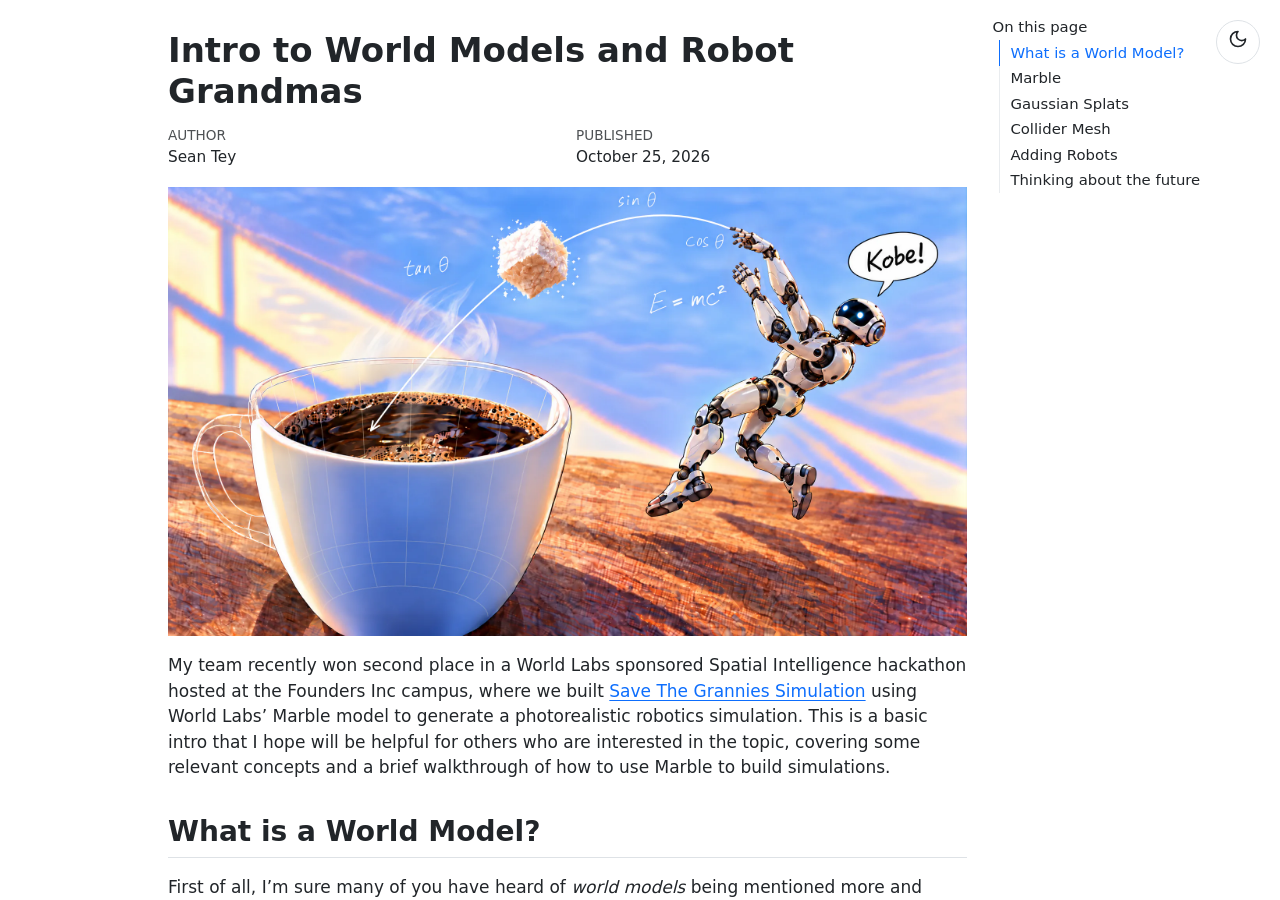
<file: docs/index.html>
<html xmlns="http://www.w3.org/1999/xhtml">    
  <head>      
    <title>Redirect to intro-to-world-models-n-robot-grandmas-blog.html</title>      
    <meta http-equiv="refresh" content="0;URL='intro-to-world-models-n-robot-grandmas-blog.html'" />    
  </head>    
  <body> 
  </body>  
</html>
</file>
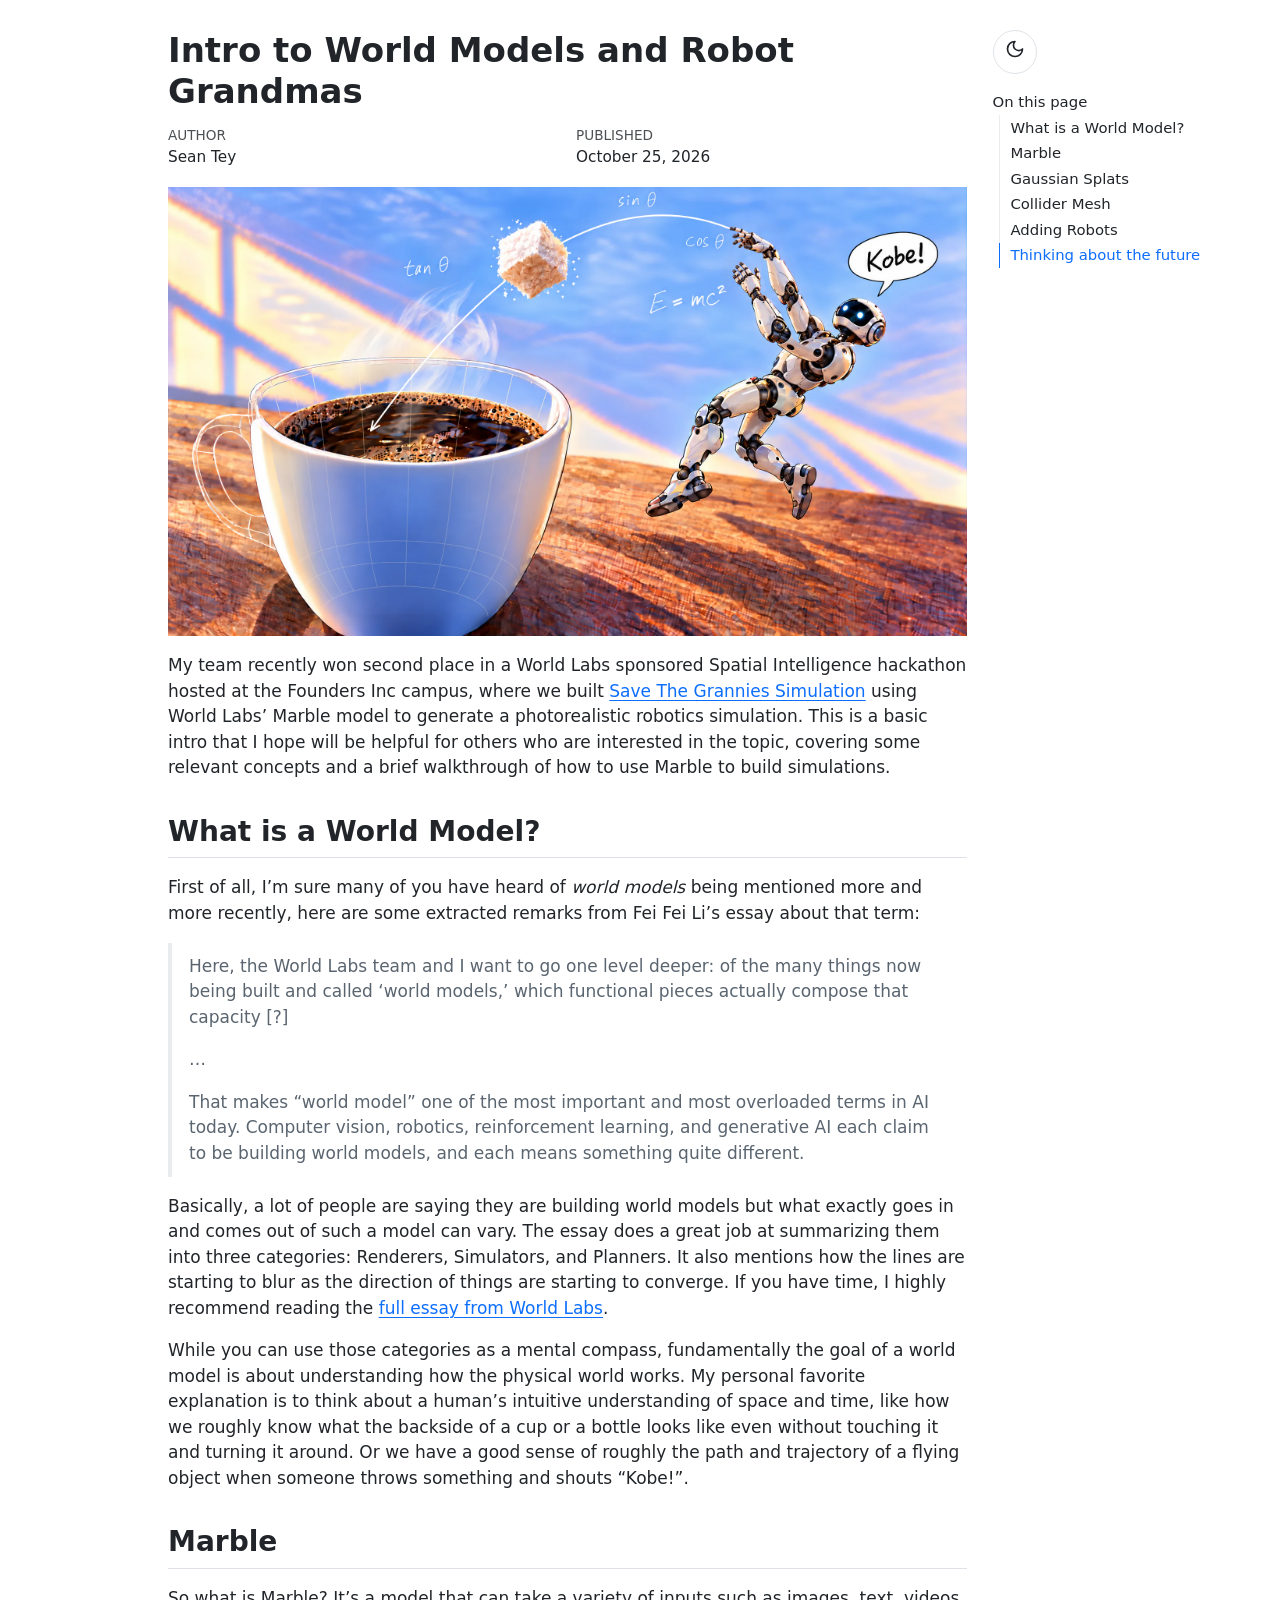
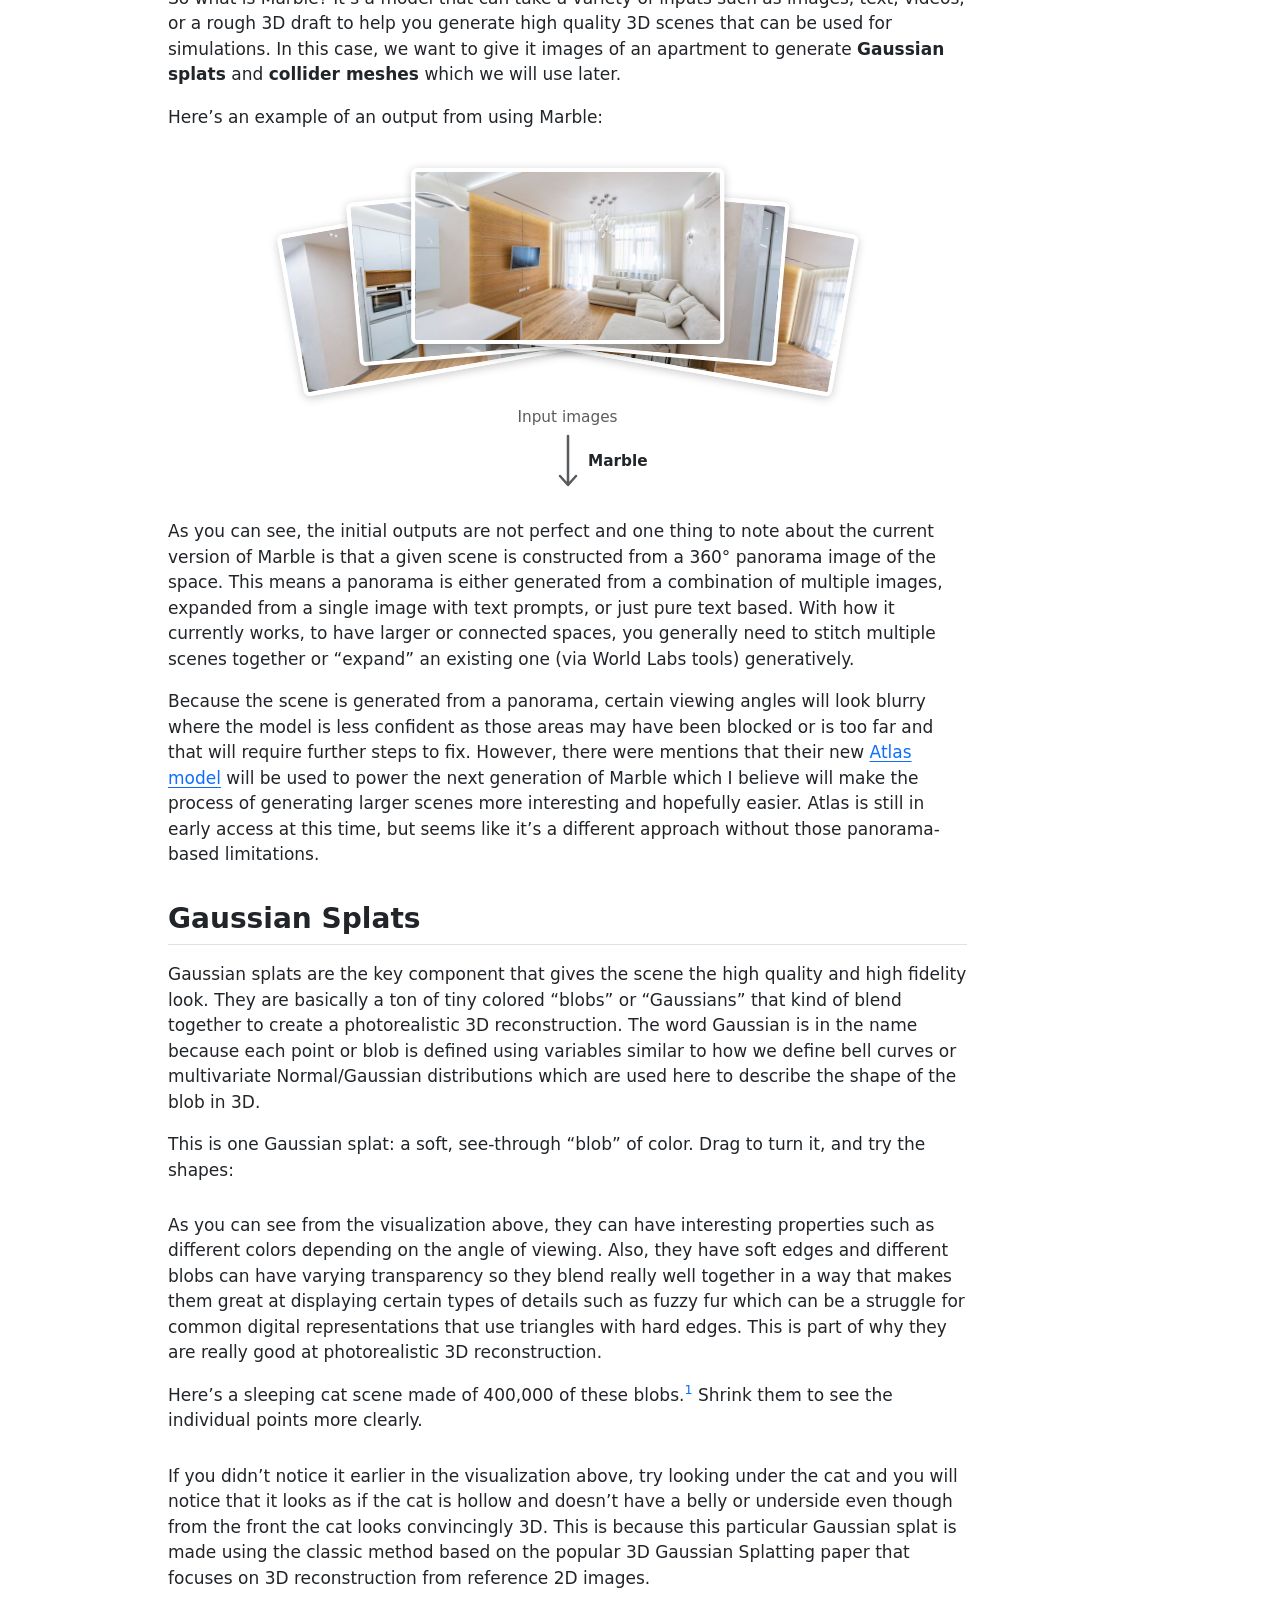
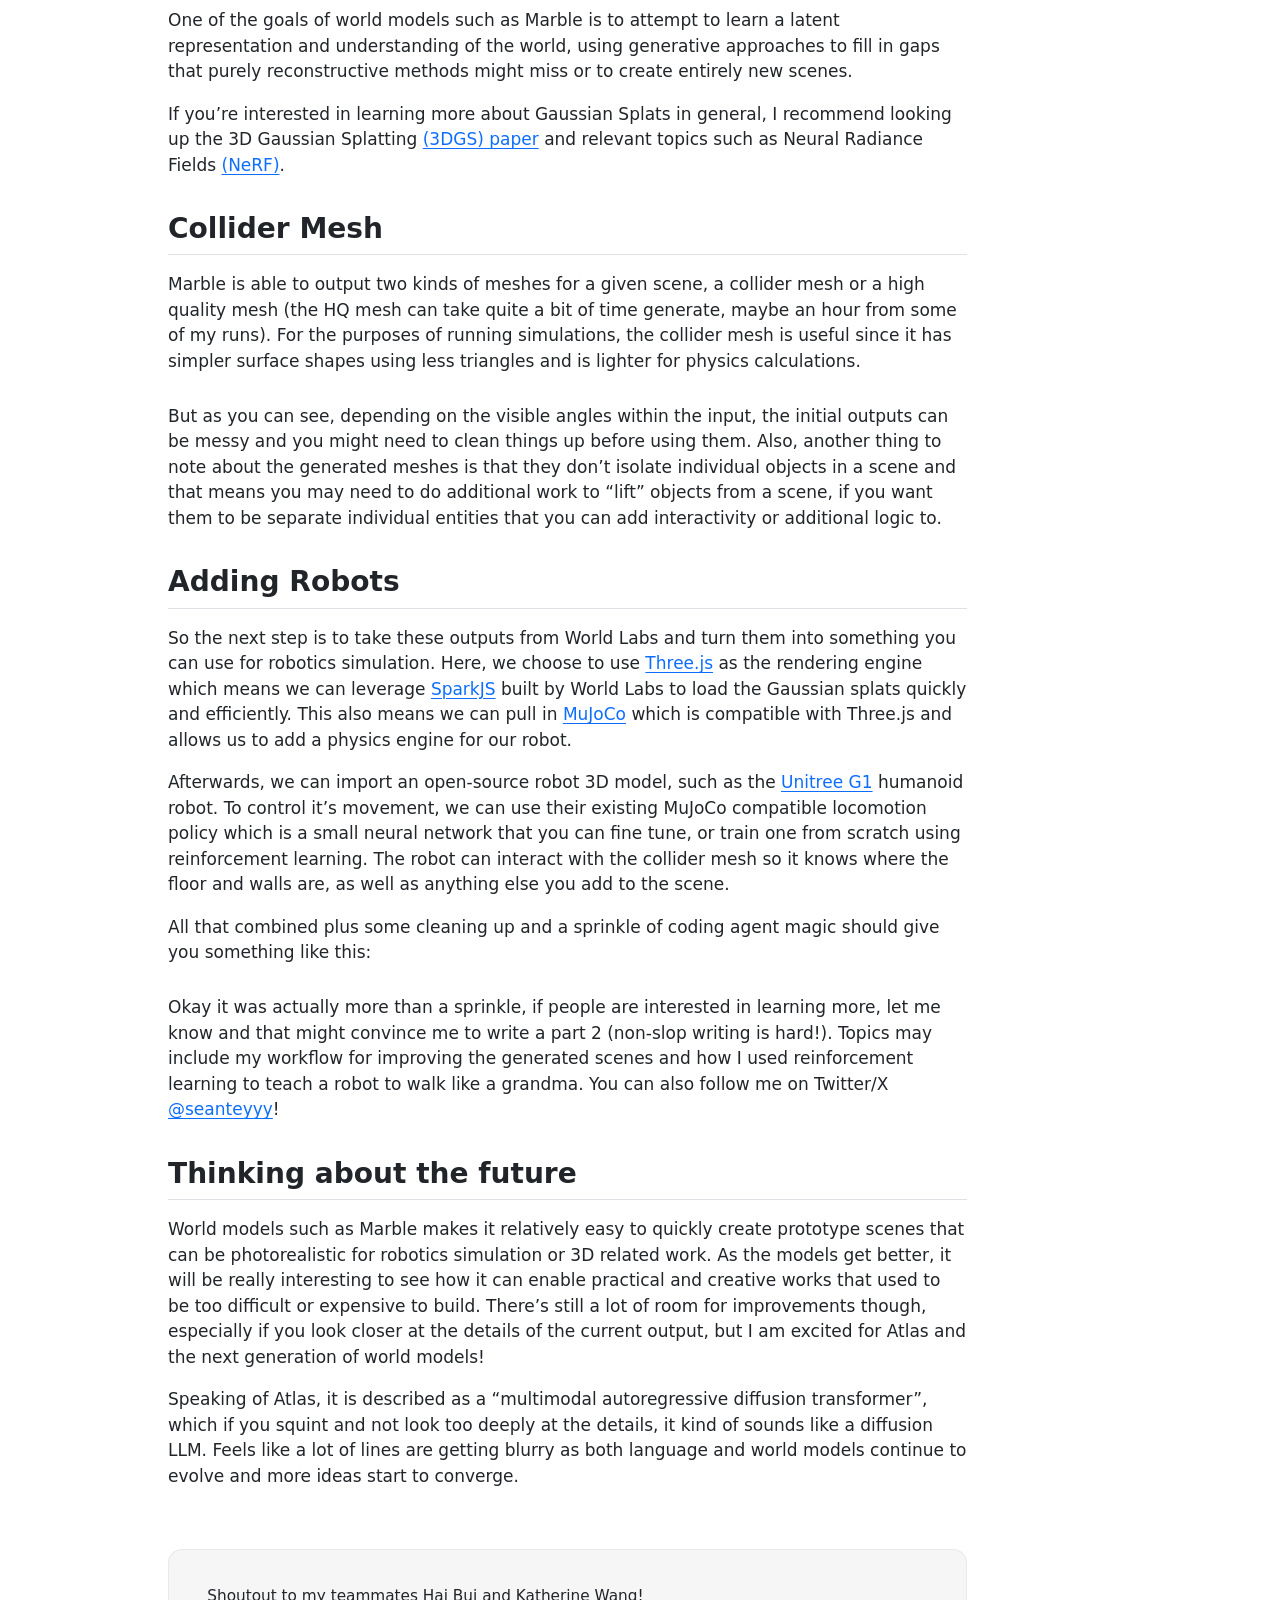
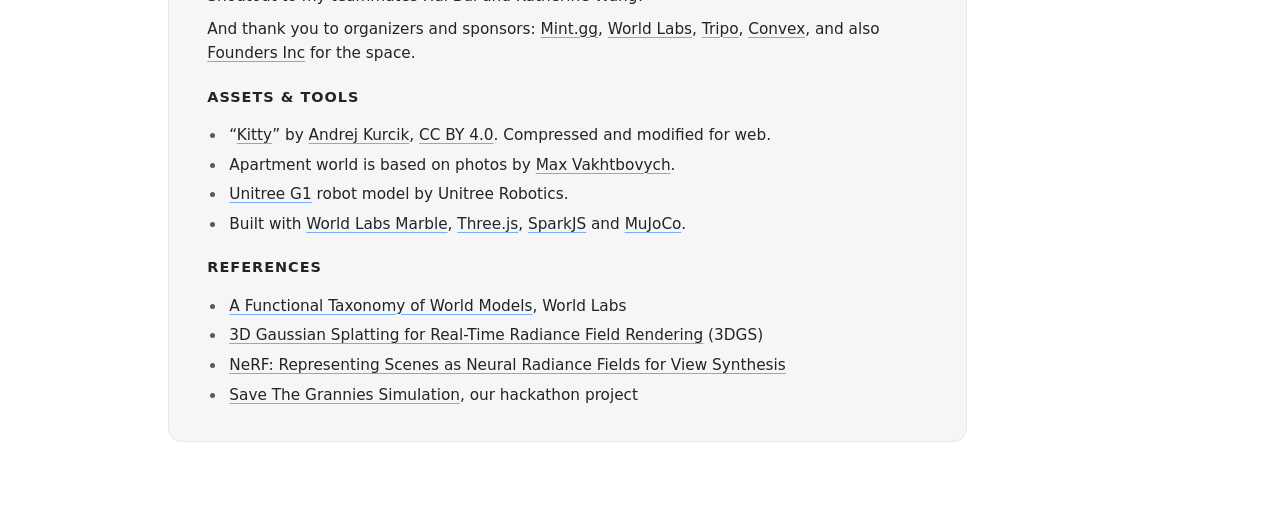
<file: docs/intro-to-world-models-n-robot-grandmas-blog.html>
<!DOCTYPE html>
<html xmlns="http://www.w3.org/1999/xhtml" lang="en" xml:lang="en"><head>

<meta charset="utf-8">
<meta name="generator" content="quarto-1.10.19">

<meta name="viewport" content="width=device-width, initial-scale=1.0, user-scalable=yes">

<meta name="author" content="Sean Tey">
<meta name="dcterms.date" content="2026-10-25">

<title>Intro to World Models and Robot Grandmas</title>
<style>
/* Default styles provided by pandoc.
** See https://pandoc.org/MANUAL.html#variables-for-html for config info.
*/
span.smallcaps{font-variant: small-caps;}
div.columns{display: flex; gap: 1.5em;}
div.column{flex: auto;}
@media screen {
div.columns{gap: min(4vw, 1.5em);}
div.column{overflow-x: auto;}
}
div.hanging-indent{margin-left: 1.5em; text-indent: -1.5em;}
ul.task-list{list-style: none;}
ul.task-list li input[type="checkbox"] {
  width: 0.8em;
  margin: 0 0.8em 0.2em -1em; /* quarto-specific, see https://github.com/quarto-dev/quarto-cli/issues/4556 */ 
  vertical-align: middle;
}
</style>


<script src="site_libs/quarto-nav/quarto-nav.js"></script>
<script src="site_libs/clipboard/clipboard.min.js"></script>
<script src="site_libs/quarto-search/autocomplete.umd.js"></script>
<script src="site_libs/quarto-search/fuse.min.js"></script>
<script src="site_libs/quarto-search/quarto-search.js"></script>
<meta name="quarto:offset" content="./">
<script src="site_libs/quarto-html/quarto.js" type="module"></script>
<script src="site_libs/quarto-html/tabsets/tabsets.js" type="module"></script>
<script src="site_libs/quarto-html/popper.min.js"></script>
<script src="site_libs/quarto-html/tippy.umd.min.js"></script>
<script src="site_libs/quarto-html/anchor.min.js"></script>
<link href="site_libs/quarto-html/tippy.css" rel="stylesheet">
<link href="site_libs/quarto-html/quarto-syntax-highlighting-bf27225e3a48a9273f3daa8f8e829971.css" rel="stylesheet" class="quarto-color-scheme" id="quarto-text-highlighting-styles">
<link href="site_libs/quarto-html/quarto-syntax-highlighting-dark-b626d73c4c936ccc3cb08be7d45d1df6.css" rel="stylesheet" class="quarto-color-scheme quarto-color-alternate" id="quarto-text-highlighting-styles">
<link href="site_libs/quarto-html/quarto-syntax-highlighting-bf27225e3a48a9273f3daa8f8e829971.css" rel="stylesheet" class="quarto-color-scheme-extra" id="quarto-text-highlighting-styles">
<script src="site_libs/bootstrap/bootstrap.min.js"></script>
<link href="site_libs/bootstrap/bootstrap-icons.css" rel="stylesheet">
<link href="site_libs/bootstrap/bootstrap-ba8f7c244c1f50cbf6c6a3aa3874339a.min.css" rel="stylesheet" append-hash="true" class="quarto-color-scheme" id="quarto-bootstrap" data-mode="light">
<link href="site_libs/bootstrap/bootstrap-dark-576e70cda9218ff90474348fcc9989f9.min.css" rel="stylesheet" append-hash="true" class="quarto-color-scheme quarto-color-alternate" id="quarto-bootstrap" data-mode="dark">
<link href="site_libs/bootstrap/bootstrap-ba8f7c244c1f50cbf6c6a3aa3874339a.min.css" rel="stylesheet" append-hash="true" class="quarto-color-scheme-extra" id="quarto-bootstrap" data-mode="light">
<script id="quarto-search-options" type="application/json">{
  "location": "sidebar",
  "copy-button": false,
  "collapse-after": 3,
  "panel-placement": "start",
  "type": "textbox",
  "limit": 50,
  "keyboard-shortcut": [
    "f",
    "/",
    "s"
  ],
  "show-item-context": false,
  "language": {
    "search-no-results-text": "No results",
    "search-matching-documents-text": "matching documents",
    "search-copy-link-title": "Copy link to search",
    "search-hide-matches-text": "Hide additional matches",
    "search-more-match-text": "more match in this document",
    "search-more-matches-text": "more matches in this document",
    "search-clear-button-title": "Clear",
    "search-text-placeholder": "",
    "search-detached-cancel-button-title": "Cancel",
    "search-submit-button-title": "Submit",
    "search-label": "Search"
  }
}</script>
<!-- Added to the page <head> by _quarto.yml (include-in-header). Loads the widget code once per page.
     three.js and Spark are served from this site (widgets/vendor/, pinned copies of the npm releases), not a CDN.
     Spark loads only when the world widget opens; the publishing bundle moves it to the asset host and rewrites
     its address here (tools/blog-publish/). -->
<script type="importmap">
{
  "imports": {
    "three": "./widgets/vendor/three-0.185.1/build/three.module.min.js",
    "three/addons/": "./widgets/vendor/three-0.185.1/examples/jsm/",
    "@sparkjsdev/spark": "https://assets.seanteyyy.xyz/world-models-robot-grandmas-blog/widgets/vendor/spark-2.3.1-10a8dbfc84/spark.module.min.js"
  }
}
</script>
<script type="module" src="widgets/splat-widgets.js"></script>
<script type="module" src="widgets/marble-widgets.js"></script>
<script type="module" src="widgets/robot-widget.js"></script>
<script>
  // Quarto adds its light/dark button after the page loads, without a name. Give it one that screen readers
  // announce and that shows as a tooltip, and keep it in step with the current mode.
  document.addEventListener('DOMContentLoaded', () => setTimeout(() => {
    const toggle = document.querySelector('.quarto-color-scheme-toggle');
    if (!toggle) return;
    toggle.setAttribute('role', 'button');
    const updateLabel = () => {
      const label = toggle.classList.contains('alternate') ? 'Switch to light mode' : 'Switch to dark mode';
      toggle.setAttribute('aria-label', label);
      toggle.title = label;
    };
    updateLabel();
    new MutationObserver(updateLabel).observe(toggle, { attributes: true, attributeFilter: ['class'] });

    // Where the button lives (styles.css). Wide screens, where Quarto shows the "On this page" list: at the top
    // of that column, scrolling away with the title. Narrow screens: back in its original place, floating in
    // the corner.
    const marginSidebar = document.getElementById('quarto-margin-sidebar');
    const sideListShown = window.matchMedia('(min-width: 768px)');
    const originalParent = toggle.parentElement;
    const originalNextSibling = toggle.nextSibling;
    const placeToggle = () => {
      if (sideListShown.matches && marginSidebar) {
        if (toggle.parentElement !== marginSidebar) marginSidebar.prepend(toggle);
      } else if (toggle.parentElement !== originalParent) {
        originalParent.insertBefore(toggle, originalNextSibling);
      }
      updateVisibility();
    };

    // Narrow screens: while the title area is on screen the button stays put. Once the title has scrolled away,
    // it hides while the reader scrolls down and comes back when they scroll up. Small jitters (under 8px) are
    // ignored so it doesn't flicker.
    const titleHeader = document.getElementById('title-block-header');
    const SCROLL_JITTER_PX = 8;
    let lastScrollY = window.scrollY;
    let updateScheduled = false;
    function updateVisibility() {
      updateScheduled = false;
      const scrollY = window.scrollY;
      if (toggle.parentElement === marginSidebar) {
        toggle.classList.remove('scrolled-away', 'floating');
        lastScrollY = scrollY;
        return;
      }
      toggle.classList.toggle('floating', scrollY > 0);
      const titleAreaBottom = titleHeader ? titleHeader.getBoundingClientRect().bottom + scrollY : 0;
      if (scrollY <= titleAreaBottom) {
        toggle.classList.remove('scrolled-away');
        lastScrollY = scrollY;
        return;
      }
      if (Math.abs(scrollY - lastScrollY) < SCROLL_JITTER_PX) return;
      toggle.classList.toggle('scrolled-away', scrollY > lastScrollY);
      lastScrollY = scrollY;
    }
    window.addEventListener('scroll', () => {
      if (updateScheduled) return;
      updateScheduled = true;
      requestAnimationFrame(updateVisibility);
    }, { passive: true });
    sideListShown.addEventListener('change', placeToggle);
    placeToggle();
  }));

  // Footnotes that only repeat a Credits entry: in intro-to-world-models-n-robot-grandmas-blog.qmd the footnote text is wrapped in
  // [...]{data-jump="#credit-id"}. Clicking the ¹ then jumps to that Credits line, while Quarto's popup keeps
  // showing the short footnote (Quarto reads the popup text from data-footnote-href when it's set).
  // If every footnote is redirected this way, the separate Footnotes list is hidden so nothing appears twice.
  // Without JavaScript the page falls back to normal footnotes.
  document.addEventListener('DOMContentLoaded', () => {
    const footnoteRefs = document.querySelectorAll('a[role="doc-noteref"]');
    let redirectedCount = 0;
    for (const footnoteRef of footnoteRefs) {
      // Quarto's quarto-nav.js may already have turned "#fn1" into a full URL, so read only its #part.
      const footnoteHref = new URL(footnoteRef.getAttribute('href'), location.href).hash;
      const footnote = document.getElementById(footnoteHref.slice(1));
      const jumpTarget = footnote?.querySelector('[data-jump]')?.getAttribute('data-jump');
      if (!jumpTarget || !document.querySelector(jumpTarget)) continue;
      footnoteRef.setAttribute('data-footnote-href', footnoteHref);
      footnoteRef.setAttribute('href', jumpTarget);
      redirectedCount++;
    }
    const footnotesSection = document.getElementById('footnotes');
    if (footnotesSection && redirectedCount > 0 && redirectedCount === footnoteRefs.length) footnotesSection.hidden = true;
  });
</script>


<link rel="stylesheet" href="styles.css">
</head>

<body class="quarto-light"><script id="quarto-html-before-body" type="application/javascript">
    const toggleBodyColorMode = (bsSheetEl) => {
      const mode = bsSheetEl.getAttribute("data-mode");
      const bodyEl = window.document.querySelector("body");
      if (mode === "dark") {
        bodyEl.classList.add("quarto-dark");
        bodyEl.classList.remove("quarto-light");
      } else {
        bodyEl.classList.add("quarto-light");
        bodyEl.classList.remove("quarto-dark");
      }
    }
    const toggleBodyColorPrimary = () => {
      const bsSheetEl = window.document.querySelector("link#quarto-bootstrap:not([rel=disabled-stylesheet])");
      if (bsSheetEl) {
        toggleBodyColorMode(bsSheetEl);
      }
    }
    const setColorSchemeToggle = (alternate) => {
      const toggles = window.document.querySelectorAll('.quarto-color-scheme-toggle');
      for (let i=0; i < toggles.length; i++) {
        const toggle = toggles[i];
        if (toggle) {
          if (alternate) {
            toggle.classList.add("alternate");
          } else {
            toggle.classList.remove("alternate");
          }
        }
      }
    };
    const toggleColorMode = (alternate) => {
      // Switch the stylesheets
      const primaryStylesheets = window.document.querySelectorAll('link.quarto-color-scheme:not(.quarto-color-alternate)');
      const alternateStylesheets = window.document.querySelectorAll('link.quarto-color-scheme.quarto-color-alternate');
      manageTransitions('#quarto-margin-sidebar .nav-link', false);
      if (alternate) {
        // note: dark is layered on light, we don't disable primary!
        enableStylesheet(alternateStylesheets);
        for (const sheetNode of alternateStylesheets) {
          if (sheetNode.id === "quarto-bootstrap") {
            toggleBodyColorMode(sheetNode);
          }
        }
      } else {
        disableStylesheet(alternateStylesheets);
        enableStylesheet(primaryStylesheets)
        toggleBodyColorPrimary();
      }
      manageTransitions('#quarto-margin-sidebar .nav-link', true);
      // Switch the toggles
      setColorSchemeToggle(alternate)
      // Hack to workaround the fact that safari doesn't
      // properly recolor the scrollbar when toggling (#1455)
      if (navigator.userAgent.indexOf('Safari') > 0 && navigator.userAgent.indexOf('Chrome') == -1) {
        manageTransitions("body", false);
        window.scrollTo(0, 1);
        setTimeout(() => {
          window.scrollTo(0, 0);
          manageTransitions("body", true);
        }, 40);
      }
    }
    const disableStylesheet = (stylesheets) => {
      for (let i=0; i < stylesheets.length; i++) {
        const stylesheet = stylesheets[i];
        stylesheet.rel = 'disabled-stylesheet';
      }
    }
    const enableStylesheet = (stylesheets) => {
      for (let i=0; i < stylesheets.length; i++) {
        const stylesheet = stylesheets[i];
        if(stylesheet.rel !== 'stylesheet') { // for Chrome, which will still FOUC without this check
          stylesheet.rel = 'stylesheet';
        }
      }
    }
    const manageTransitions = (selector, allowTransitions) => {
      const els = window.document.querySelectorAll(selector);
      for (let i=0; i < els.length; i++) {
        const el = els[i];
        if (allowTransitions) {
          el.classList.remove('notransition');
        } else {
          el.classList.add('notransition');
        }
      }
    }
    const isFileUrl = () => {
      return window.location.protocol === 'file:';
    }
    const hasAlternateSentinel = () => {
      let styleSentinel = getColorSchemeSentinel();
      if (styleSentinel !== null) {
        return styleSentinel === "alternate";
      } else {
        return false;
      }
    }
    const setStyleSentinel = (alternate) => {
      const value = alternate ? "alternate" : "default";
      if (!isFileUrl()) {
        window.localStorage.setItem("quarto-color-scheme", value);
      } else {
        localAlternateSentinel = value;
      }
    }
    const getColorSchemeSentinel = () => {
      if (!isFileUrl()) {
        const storageValue = window.localStorage.getItem("quarto-color-scheme");
        return storageValue != null ? storageValue : localAlternateSentinel;
      } else {
        return localAlternateSentinel;
      }
    }
    const toggleGiscusIfUsed = (isAlternate, darkModeDefault) => {
      const baseTheme = document.querySelector('#giscus-base-theme')?.value ?? 'light';
      const alternateTheme = document.querySelector('#giscus-alt-theme')?.value ?? 'dark';
      let newTheme = '';
      if(authorPrefersDark) {
        newTheme = isAlternate ? baseTheme : alternateTheme;
      } else {
        newTheme = isAlternate ? alternateTheme : baseTheme;
      }
      const changeGiscusTheme = () => {
        // From: https://github.com/giscus/giscus/issues/336
        const sendMessage = (message) => {
          const iframe = document.querySelector('iframe.giscus-frame');
          if (!iframe) return;
          iframe.contentWindow.postMessage({ giscus: message }, 'https://giscus.app');
        }
        sendMessage({
          setConfig: {
            theme: newTheme
          }
        });
      }
      const isGiscussLoaded = window.document.querySelector('iframe.giscus-frame') !== null;
      if (isGiscussLoaded) {
        changeGiscusTheme();
      }
    };
    const authorPrefersDark = false;
    const queryPrefersDark = window.matchMedia('(prefers-color-scheme: dark)');
    const darkModeDefault = queryPrefersDark.matches;
      document.querySelector('link#quarto-text-highlighting-styles.quarto-color-scheme-extra').rel = 'disabled-stylesheet';
      document.querySelector('link#quarto-bootstrap.quarto-color-scheme-extra').rel = 'disabled-stylesheet';
    let localAlternateSentinel = darkModeDefault ? 'alternate' : 'default';
    // Dark / light mode switch
    window.quartoToggleColorScheme = () => {
      // Read the current dark / light value
      let toAlternate = !hasAlternateSentinel();
      toggleColorMode(toAlternate);
      setStyleSentinel(toAlternate);
      toggleGiscusIfUsed(toAlternate, darkModeDefault);
      window.dispatchEvent(new Event('resize'));
    };
    queryPrefersDark.addEventListener("change", e => {
      if(window.localStorage.getItem("quarto-color-scheme") !== null)
        return;
      const alternate = e.matches
      toggleColorMode(alternate);
      localAlternateSentinel = e.matches ? 'alternate' : 'default'; // this is used alongside local storage!
      toggleGiscusIfUsed(alternate, darkModeDefault);
    });
    // Switch to dark mode if need be
    if (hasAlternateSentinel()) {
      toggleColorMode(true);
    } else {
      toggleColorMode(false);
    }
  </script>

<div id="quarto-search-results"></div>
<!-- content -->
<div id="quarto-content" class="quarto-container page-columns page-rows-contents page-layout-article">
<!-- sidebar -->
<!-- margin-sidebar -->
    <div id="quarto-margin-sidebar" class="sidebar margin-sidebar">
        <nav id="TOC" role="doc-toc" class="toc-active">
    <h2 id="toc-title">On this page</h2>
   
  <ul>
  <li><a href="#what-is-a-world-model" id="toc-what-is-a-world-model" class="nav-link active" data-scroll-target="#what-is-a-world-model">What is a World Model?</a></li>
  <li><a href="#marble" id="toc-marble" class="nav-link" data-scroll-target="#marble">Marble</a></li>
  <li><a href="#gaussian-splats" id="toc-gaussian-splats" class="nav-link" data-scroll-target="#gaussian-splats">Gaussian Splats</a></li>
  <li><a href="#collider-mesh" id="toc-collider-mesh" class="nav-link" data-scroll-target="#collider-mesh">Collider Mesh</a></li>
  <li><a href="#adding-robots" id="toc-adding-robots" class="nav-link" data-scroll-target="#adding-robots">Adding Robots</a></li>
  <li><a href="#thinking-about-the-future" id="toc-thinking-about-the-future" class="nav-link" data-scroll-target="#thinking-about-the-future">Thinking about the future</a></li>
  
  
  
  </ul>
</nav>
    </div>
<!-- main -->
<main class="content" id="quarto-document-content">


<header id="title-block-header" class="quarto-title-block default">
<div class="quarto-title">
<h1 class="title">Intro to World Models and Robot Grandmas</h1>
</div>



<div class="quarto-title-meta">

    <div>
    <div class="quarto-title-meta-heading">Author</div>
    <div class="quarto-title-meta-contents">
             <p>Sean Tey </p>
          </div>
  </div>
    
    <div>
    <div class="quarto-title-meta-heading">Published</div>
    <div class="quarto-title-meta-contents">
      <p class="date">October 25, 2026</p>
    </div>
  </div>
  
    
  </div>
  


</header>


<p><img src="assets/images/robot-sugar-sunburst-v33.webp" class="img-fluid" alt="[Describe the illustration for screen readers.]"></p>
<p>My team recently won second place in a World Labs sponsored Spatial Intelligence hackathon hosted at the Founders Inc campus, where we built <a href="https://www.worldlabs.ai/labs/showcase/save-the-grannies">Save The Grannies Simulation</a> using World Labs’ Marble model to generate a photorealistic robotics simulation. This is a basic intro that I hope will be helpful for others who are interested in the topic, covering some relevant concepts and a brief walkthrough of how to use Marble to build simulations.</p>
<section id="what-is-a-world-model" class="level2">
<h2 class="anchored" data-anchor-id="what-is-a-world-model">What is a World Model?</h2>
<p>First of all, I’m sure many of you have heard of <em>world models</em> being mentioned more and more recently, here are some extracted remarks from Fei Fei Li’s essay about that term:</p>
<blockquote class="blockquote">
<p>Here, the World Labs team and I want to go one level deeper: of the many things now being built and called ‘world models,’ which functional pieces actually compose that capacity [?]</p>
<p>…</p>
<p>That makes “world model” one of the most important and most overloaded terms in AI today. Computer vision, robotics, reinforcement learning, and generative AI each claim to be building world models, and each means something quite different.</p>
</blockquote>
<p>Basically, a lot of people are saying they are building world models but what exactly goes in and comes out of such a model can vary. The essay does a great job at summarizing them into three categories: Renderers, Simulators, and Planners. It also mentions how the lines are starting to blur as the direction of things are starting to converge. If you have time, I highly recommend reading the <a href="https://www.worldlabs.ai/blog/taxonomy-of-world-models">full essay from World Labs</a>.</p>
<p>While you can use those categories as a mental compass, fundamentally the goal of a world model is about understanding how the physical world works. My personal favorite explanation is to think about a human’s intuitive understanding of space and time, like how we roughly know what the backside of a cup or a bottle looks like even without touching it and turning it around. Or we have a good sense of roughly the path and trajectory of a flying object when someone throws something and shouts “Kobe!”.</p>
</section>
<section id="marble" class="level2">
<h2 class="anchored" data-anchor-id="marble">Marble</h2>
<p>So what is Marble? It’s a model that can take a variety of inputs such as images, text, videos, or a rough 3D draft to help you generate high quality 3D scenes that can be used for simulations. In this case, we want to give it images of an apartment to generate <strong>Gaussian splats</strong> and <strong>collider meshes</strong> which we will use later.</p>
<p>Here’s an example of an output from using Marble:</p>
<figure class="input-stack figure" aria-label="Five of the eight images of the apartment given to Marble, with an arrow pointing down to the 3D world it generated from them">
  <div class="input-stack-photos">
    <img src="assets/images/input-images/frame-0005.jpg" alt="" width="640" height="360" class="figure-img">
    <img src="assets/images/input-images/frame-0003.jpg" alt="" width="640" height="360" class="figure-img">
    <img src="assets/images/input-images/frame-0008.jpg" alt="" width="640" height="360" class="figure-img">
    <img src="assets/images/input-images/frame-0002.jpg" alt="" width="640" height="360" class="figure-img">
    <img src="assets/images/input-images/frame-0001.jpg" alt="" width="640" height="360" class="figure-img">
  </div>
  <figcaption class="input-stack-caption">Input images</figcaption>
  <div class="input-stack-arrow" aria-hidden="true">
    <svg viewbox="0 0 24 56" width="24" height="56"><path d="M12 2v48M4 42l8 9 8-9" fill="none" stroke="currentColor" stroke-width="2.5" stroke-linecap="round" stroke-linejoin="round"></path></svg>
    <span>Marble</span>
  </div>
</figure>
<marble-world-demo poster="assets/images/apartment-world-poster-v2.jpg" splat-src="https://assets.seanteyyy.xyz/world-models-robot-grandmas-blog/assets/3d/apartment-world-500k-v2-bf5c832f72.spz" download-size="8 MB">
</marble-world-demo>
<p>As you can see, the initial outputs are not perfect and one thing to note about the current version of Marble is that a given scene is constructed from a 360° panorama image of the space. This means a panorama is either generated from a combination of multiple images, expanded from a single image with text prompts, or just pure text based. With how it currently works, to have larger or connected spaces, you generally need to stitch multiple scenes together or “expand” an existing one (via World Labs tools) generatively.</p>
<p>Because the scene is generated from a panorama, certain viewing angles will look blurry where the model is less confident as those areas may have been blocked or is too far and that will require further steps to fix. However, there were mentions that their new <a href="https://www.worldlabs.ai/blog/atlas">Atlas model</a> will be used to power the next generation of Marble which I believe will make the process of generating larger scenes more interesting and hopefully easier. Atlas is still in early access at this time, but seems like it’s a different approach without those panorama-based limitations.</p>
</section>
<section id="gaussian-splats" class="level2">
<h2 class="anchored" data-anchor-id="gaussian-splats">Gaussian Splats</h2>
<p>Gaussian splats are the key component that gives the scene the high quality and high fidelity look. They are basically a ton of tiny colored “blobs” or “Gaussians” that kind of blend together to create a photorealistic 3D reconstruction. The word Gaussian is in the name because each point or blob is defined using variables similar to how we define bell curves or multivariate Normal/Gaussian distributions which are used here to describe the shape of the blob in 3D.</p>
<p>This is one Gaussian splat: a soft, see-through “blob” of color. Drag to turn it, and try the shapes:</p>
<splat-blob-demo></splat-blob-demo>
<p>As you can see from the visualization above, they can have interesting properties such as different colors depending on the angle of viewing. Also, they have soft edges and different blobs can have varying transparency so they blend really well together in a way that makes them great at displaying certain types of details such as fuzzy fur which can be a struggle for common digital representations that use triangles with hard edges. This is part of why they are really good at photorealistic 3D reconstruction.</p>
<p>Here’s a sleeping cat scene made of 400,000 of these blobs.<a href="#fn1" class="footnote-ref" id="fnref1" role="doc-noteref"><sup>1</sup></a> Shrink them to see the individual points more clearly.</p>
<splat-object-demo poster="assets/images/kitty-poster-v3.jpg" preview-src="https://assets.seanteyyy.xyz/world-models-robot-grandmas-blog/assets/3d/kitty-preview-fd29dcbdbc.spz" default-src="https://assets.seanteyyy.xyz/world-models-robot-grandmas-blog/assets/3d/kitty-default-2614e18b4e.spz" download-size="11 MB" flip="" view-target="0.3467,-0.1028,-0.1075" view-direction="0.8892,0.2588,0.3774" view-distance="4.0">
</splat-object-demo>
<p>If you didn’t notice it earlier in the visualization above, try looking under the cat and you will notice that it looks as if the cat is hollow and doesn’t have a belly or underside even though from the front the cat looks convincingly 3D. This is because this particular Gaussian splat is made using the classic method based on the popular 3D Gaussian Splatting paper that focuses on 3D reconstruction from reference 2D images.</p>
<p>One of the goals of world models such as Marble is to attempt to learn a latent representation and understanding of the world, using generative approaches to fill in gaps that purely reconstructive methods might miss or to create entirely new scenes.</p>
<p>If you’re interested in learning more about Gaussian Splats in general, I recommend looking up the 3D Gaussian Splatting <a href="https://arxiv.org/abs/2308.04079">(3DGS) paper</a> and relevant topics such as Neural Radiance Fields <a href="https://arxiv.org/abs/2003.08934">(NeRF)</a>.</p>
</section>
<section id="collider-mesh" class="level2">
<h2 class="anchored" data-anchor-id="collider-mesh">Collider Mesh</h2>
<p>Marble is able to output two kinds of meshes for a given scene, a collider mesh or a high quality mesh (the HQ mesh can take quite a bit of time generate, maybe an hour from some of my runs). For the purposes of running simulations, the collider mesh is useful since it has simpler surface shapes using less triangles and is lighter for physics calculations.</p>
<marble-mesh-compare poster="assets/images/apartment-compare-poster-v3.jpg" collider-src="https://assets.seanteyyy.xyz/world-models-robot-grandmas-blog/assets/3d/apartment-collider-v2-9666354f60.glb" detailed-src="https://assets.seanteyyy.xyz/world-models-robot-grandmas-blog/assets/3d/apartment-hq-mesh-clay-v2-e4cc98ebed.glb" download-size="3 MB">
</marble-mesh-compare>
<p>But as you can see, depending on the visible angles within the input, the initial outputs can be messy and you might need to clean things up before using them. Also, another thing to note about the generated meshes is that they don’t isolate individual objects in a scene and that means you may need to do additional work to “lift” objects from a scene, if you want them to be separate individual entities that you can add interactivity or additional logic to.</p>
</section>
<section id="adding-robots" class="level2">
<h2 class="anchored" data-anchor-id="adding-robots">Adding Robots</h2>
<p>So the next step is to take these outputs from World Labs and turn them into something you can use for robotics simulation. Here, we choose to use <a href="https://threejs.org">Three.js</a> as the rendering engine which means we can leverage <a href="https://sparkjs.dev/">SparkJS</a> built by World Labs to load the Gaussian splats quickly and efficiently. This also means we can pull in <a href="https://mujoco.org">MuJoCo</a> which is compatible with Three.js and allows us to add a physics engine for our robot.</p>
<p>Afterwards, we can import an open-source robot 3D model, such as the <a href="https://github.com/unitreerobotics/unitree_ros/tree/master/robots/g1_description">Unitree G1</a> humanoid robot. To control it’s movement, we can use their existing MuJoCo compatible locomotion policy which is a small neural network that you can fine tune, or train one from scratch using reinforcement learning. The robot can interact with the collider mesh so it knows where the floor and walls are, as well as anything else you add to the scene.</p>
<p>All that combined plus some cleaning up and a sprinkle of coding agent magic should give you something like this:</p>
<robot-grandma-demo poster="assets/images/robot-grandma-poster.jpg" src="https://assets.seanteyyy.xyz/world-models-robot-grandmas-blog/widgets/robot-grandma-9f40748458/index.html" download-size="13 MB" download-size-touch="11 MB">
</robot-grandma-demo>
<p>Okay it was actually more than a sprinkle, if people are interested in learning more, let me know and that might convince me to write a part 2 (non-slop writing is hard!). Topics may include my workflow for improving the generated scenes and how I used reinforcement learning to teach a robot to walk like a grandma. You can also follow me on Twitter/X <a href="https://x.com/seanteyyy"><span class="citation" data-cites="seanteyyy">@seanteyyy</span></a>!</p>
</section>
<section id="thinking-about-the-future" class="level2">
<h2 class="anchored" data-anchor-id="thinking-about-the-future">Thinking about the future</h2>
<p>World models such as Marble makes it relatively easy to quickly create prototype scenes that can be photorealistic for robotics simulation or 3D related work. As the models get better, it will be really interesting to see how it can enable practical and creative works that used to be too difficult or expensive to build. There’s still a lot of room for improvements though, especially if you look closer at the details of the current output, but I am excited for Atlas and the next generation of world models!</p>
<p>Speaking of Atlas, it is described as a “multimodal autoregressive diffusion transformer”, which if you squint and not look too deeply at the details, it kind of sounds like a diffusion LLM. Feels like a lot of lines are getting blurry as both language and world models continue to evolve and more ideas start to converge.</p>
</section>





<div id="quarto-appendix" class="default"><section id="acknowledgements" class="level2 appendix heading-hidden"><h2 class="anchored quarto-appendix-heading">Acknowledgements</h2><div class="quarto-appendix-contents">

<p>Shoutout to my teammates Hai Bui and Katherine Wang!</p>
<p>And thank you to organizers and sponsors: <a href="https://mint.gg">Mint.gg</a>, <a href="https://www.worldlabs.ai">World Labs</a>, <a href="https://www.tripo3d.ai">Tripo</a>, <a href="https://www.convex.dev">Convex</a>, and also <a href="https://f.inc">Founders Inc</a> for the space.</p>
</div></section><section id="assets-tools" class="level2 appendix"><h2 class="anchored quarto-appendix-heading">Assets &amp; Tools</h2><div class="quarto-appendix-contents">

<ul>
<li><span id="credit-kitty">“<a href="https://superspl.at/scene/79db08c0">Kitty</a>” by <a href="https://superspl.at/user?id=andyone">Andrej Kurcik</a>, <a href="https://creativecommons.org/licenses/by/4.0/">CC BY 4.0</a>. Compressed and modified for web.</span></li>
<li>Apartment world is based on photos by <a href="https://www.pexels.com/collections/pirowhite-g52elv4/">Max Vakhtbovych</a>.</li>
<li><a href="https://github.com/unitreerobotics/unitree_ros/tree/master/robots/g1_description">Unitree G1</a> robot model by Unitree Robotics.</li>
<li>Built with <a href="https://marble.worldlabs.ai">World Labs Marble</a>, <a href="https://threejs.org">Three.js</a>, <a href="https://sparkjs.dev">SparkJS</a> and <a href="https://mujoco.org">MuJoCo</a>.</li>
</ul>
</div></section><section id="references" class="level2 appendix"><h2 class="anchored quarto-appendix-heading">References</h2><div class="quarto-appendix-contents">

<ul>
<li><a href="https://www.worldlabs.ai/blog/taxonomy-of-world-models">A Functional Taxonomy of World Models</a>, World Labs</li>
<li><a href="https://arxiv.org/abs/2308.04079">3D Gaussian Splatting for Real-Time Radiance Field Rendering</a> (3DGS)</li>
<li><a href="https://arxiv.org/abs/2003.08934">NeRF: Representing Scenes as Neural Radiance Fields for View Synthesis</a></li>
<li><a href="https://www.worldlabs.ai/labs/showcase/save-the-grannies">Save The Grannies Simulation</a>, our hackathon project</li>
</ul>


</div></section><section id="footnotes" class="footnotes footnotes-end-of-document" role="doc-endnotes"><h2 class="anchored quarto-appendix-heading">Footnotes</h2>

<ol>
<li id="fn1"><p><span data-jump="#credit-kitty">“<a href="https://superspl.at/scene/79db08c0">Kitty</a>” by <a href="https://superspl.at/user?id=andyone">Andrej Kurcik</a></span><a href="#fnref1" class="footnote-back" role="doc-backlink">↩︎</a></p></li>
</ol>
</section></div></main> <!-- /main -->
<script id="quarto-html-after-body" type="application/javascript">
  window.document.addEventListener("DOMContentLoaded", function (event) {
    // Ensure there is a toggle, if there isn't float one in the top right
    if (window.document.querySelector('.quarto-color-scheme-toggle') === null) {
      const a = window.document.createElement('a');
      a.classList.add('top-right');
      a.classList.add('quarto-color-scheme-toggle');
      a.href = "";
      a.onclick = function() { try { window.quartoToggleColorScheme(); } catch {} return false; };
      const i = window.document.createElement("i");
      i.classList.add('bi');
      a.appendChild(i);
      window.document.body.appendChild(a);
    }
    setColorSchemeToggle(hasAlternateSentinel())
    const icon = "";
    const anchorJS = new window.AnchorJS();
    anchorJS.options = {
      placement: 'right',
      icon: icon
    };
    anchorJS.add('.anchored');
    const isCodeAnnotation = (el) => {
      for (const clz of el.classList) {
        if (clz.startsWith('code-annotation-')) {                     
          return true;
        }
      }
      return false;
    }
    const onCopySuccess = function(e) {
      // button target
      const button = e.trigger;
      // don't keep focus
      button.blur();
      // flash "checked"
      button.classList.add('code-copy-button-checked');
      var currentTitle = button.getAttribute("title");
      button.setAttribute("title", "Copied!");
      let tooltip;
      if (window.bootstrap) {
        button.setAttribute("data-bs-toggle", "tooltip");
        button.setAttribute("data-bs-placement", "left");
        button.setAttribute("data-bs-title", "Copied!");
        tooltip = new bootstrap.Tooltip(button, 
          { trigger: "manual", 
            customClass: "code-copy-button-tooltip",
            offset: [0, -8]});
        tooltip.show();    
      }
      setTimeout(function() {
        if (tooltip) {
          tooltip.hide();
          button.removeAttribute("data-bs-title");
          button.removeAttribute("data-bs-toggle");
          button.removeAttribute("data-bs-placement");
        }
        button.setAttribute("title", currentTitle);
        button.classList.remove('code-copy-button-checked');
      }, 1000);
      // clear code selection
      e.clearSelection();
    }
    const getTextToCopy = function(trigger) {
      const outerScaffold = trigger.parentElement.cloneNode(true);
      const codeEl = outerScaffold.querySelector('code');
      for (const childEl of codeEl.children) {
        if (isCodeAnnotation(childEl)) {
          childEl.remove();
        }
      }
      return codeEl.innerText;
    }
    const clipboard = new window.ClipboardJS('.code-copy-button:not([data-in-quarto-modal])', {
      text: getTextToCopy
    });
    clipboard.on('success', onCopySuccess);
    if (window.document.getElementById('quarto-embedded-source-code-modal')) {
      const clipboardModal = new window.ClipboardJS('.code-copy-button[data-in-quarto-modal]', {
        text: getTextToCopy,
        container: window.document.getElementById('quarto-embedded-source-code-modal')
      });
      clipboardModal.on('success', onCopySuccess);
    }
      var localhostRegex = new RegExp(/^(?:http|https):\/\/localhost\:?[0-9]*\//);
      var mailtoRegex = new RegExp(/^mailto:/);
        var filterRegex = new RegExp('/' + window.location.host + '/');
      var isInternal = (href) => {
          return filterRegex.test(href) || localhostRegex.test(href) || mailtoRegex.test(href);
      }
      // Inspect non-navigation links and adorn them if external
     var links = window.document.querySelectorAll('a[href]:not(.nav-link):not(.navbar-brand):not(.toc-action):not(.sidebar-link):not(.sidebar-item-toggle):not(.pagination-link):not(.no-external):not([aria-hidden]):not(.dropdown-item):not(.quarto-navigation-tool):not(.about-link)');
      for (var i=0; i<links.length; i++) {
        const link = links[i];
        if (!isInternal(link.href)) {
          // undo the damage that might have been done by quarto-nav.js in the case of
          // links that we want to consider external
          if (link.dataset.originalHref !== undefined) {
            link.href = link.dataset.originalHref;
          }
        }
      }
    function tippyHover(el, contentFn, onTriggerFn, onUntriggerFn) {
      const config = {
        allowHTML: true,
        maxWidth: 500,
        delay: 100,
        arrow: false,
        appendTo: function(el) {
            return el.parentElement;
        },
        interactive: true,
        interactiveBorder: 10,
        theme: 'quarto',
        placement: 'bottom-start',
      };
      if (contentFn) {
        config.content = contentFn;
      }
      if (onTriggerFn) {
        config.onTrigger = onTriggerFn;
      }
      if (onUntriggerFn) {
        config.onUntrigger = onUntriggerFn;
      }
      window.tippy(el, config); 
    }
    const noterefs = window.document.querySelectorAll('a[role="doc-noteref"]');
    for (var i=0; i<noterefs.length; i++) {
      const ref = noterefs[i];
      tippyHover(ref, function() {
        // use id or data attribute instead here
        let href = ref.getAttribute('data-footnote-href') || ref.getAttribute('href');
        try { href = new URL(href).hash; } catch {}
        const id = href.replace(/^#\/?/, "");
        const note = window.document.getElementById(id);
        if (note) {
          return note.innerHTML;
        } else {
          return "";
        }
      });
    }
    const xrefs = window.document.querySelectorAll('a.quarto-xref');
    const processXRef = (id, note) => {
      // Strip column container classes
      const stripColumnClz = (el) => {
        el.classList.remove("page-full", "page-columns");
        if (el.children) {
          for (const child of el.children) {
            stripColumnClz(child);
          }
        }
      }
      stripColumnClz(note)
      if (id === null || id.startsWith('sec-')) {
        // Special case sections, only their first couple elements
        const container = document.createElement("div");
        if (note.children && note.children.length > 2) {
          container.appendChild(note.children[0].cloneNode(true));
          for (let i = 1; i < note.children.length; i++) {
            const child = note.children[i];
            if (child.tagName === "P" && child.innerText === "") {
              continue;
            } else {
              container.appendChild(child.cloneNode(true));
              break;
            }
          }
          if (window.Quarto?.typesetMath) {
            window.Quarto.typesetMath(container);
          }
          return container.innerHTML
        } else {
          if (window.Quarto?.typesetMath) {
            window.Quarto.typesetMath(note);
          }
          return note.innerHTML;
        }
      } else {
        // Remove any anchor links if they are present
        const anchorLink = note.querySelector('a.anchorjs-link');
        if (anchorLink) {
          anchorLink.remove();
        }
        if (window.Quarto?.typesetMath) {
          window.Quarto.typesetMath(note);
        }
        if (note.classList.contains("callout")) {
          return note.outerHTML;
        } else {
          return note.innerHTML;
        }
      }
    }
    for (var i=0; i<xrefs.length; i++) {
      const xref = xrefs[i];
      tippyHover(xref, undefined, function(instance) {
        instance.disable();
        let url = xref.getAttribute('href');
        let hash = undefined; 
        if (url.startsWith('#')) {
          hash = url;
        } else {
          try { hash = new URL(url).hash; } catch {}
        }
        if (hash) {
          const id = hash.replace(/^#\/?/, "");
          const note = window.document.getElementById(id);
          if (note !== null) {
            try {
              const html = processXRef(id, note.cloneNode(true));
              instance.setContent(html);
            } finally {
              instance.enable();
              instance.show();
            }
          } else {
            // See if we can fetch this
            fetch(url.split('#')[0])
            .then(res => res.text())
            .then(html => {
              const parser = new DOMParser();
              const htmlDoc = parser.parseFromString(html, "text/html");
              const note = htmlDoc.getElementById(id);
              if (note !== null) {
                const html = processXRef(id, note);
                instance.setContent(html);
              } 
            }).finally(() => {
              instance.enable();
              instance.show();
            });
          }
        } else {
          // See if we can fetch a full url (with no hash to target)
          // This is a special case and we should probably do some content thinning / targeting
          fetch(url)
          .then(res => res.text())
          .then(html => {
            const parser = new DOMParser();
            const htmlDoc = parser.parseFromString(html, "text/html");
            const note = htmlDoc.querySelector('main.content');
            if (note !== null) {
              // This should only happen for chapter cross references
              // (since there is no id in the URL)
              // remove the first header
              if (note.children.length > 0 && note.children[0].tagName === "HEADER") {
                note.children[0].remove();
              }
              const html = processXRef(null, note);
              instance.setContent(html);
            } 
          }).finally(() => {
            instance.enable();
            instance.show();
          });
        }
      }, function(instance) {
      });
    }
        let selectedAnnoteEl;
        const selectorForAnnotation = ( cell, annotation) => {
          let cellAttr = 'data-code-cell="' + cell + '"';
          let lineAttr = 'data-code-annotation="' +  annotation + '"';
          const selector = 'span[' + cellAttr + '][' + lineAttr + ']';
          return selector;
        }
        const selectCodeLines = (annoteEl) => {
          const doc = window.document;
          const targetCell = annoteEl.getAttribute("data-target-cell");
          const targetAnnotation = annoteEl.getAttribute("data-target-annotation");
          const annoteSpan = window.document.querySelector(selectorForAnnotation(targetCell, targetAnnotation));
          const lines = annoteSpan.getAttribute("data-code-lines").split(",");
          const lineIds = lines.map((line) => {
            return targetCell + "-" + line;
          })
          let top = null;
          let height = null;
          let parent = null;
          if (lineIds.length > 0) {
              //compute the position of the single el (top and bottom and make a div)
              const el = window.document.getElementById(lineIds[0]);
              top = el.offsetTop;
              height = el.offsetHeight;
              parent = el.parentElement.parentElement;
            if (lineIds.length > 1) {
              const lastEl = window.document.getElementById(lineIds[lineIds.length - 1]);
              const bottom = lastEl.offsetTop + lastEl.offsetHeight;
              height = bottom - top;
            }
            if (top !== null && height !== null && parent !== null) {
              // cook up a div (if necessary) and position it 
              let div = window.document.getElementById("code-annotation-line-highlight");
              if (div === null) {
                div = window.document.createElement("div");
                div.setAttribute("id", "code-annotation-line-highlight");
                div.style.position = 'absolute';
                parent.appendChild(div);
              }
              div.style.top = top - 2 + "px";
              div.style.height = height + 4 + "px";
              div.style.left = 0;
              let gutterDiv = window.document.getElementById("code-annotation-line-highlight-gutter");
              if (gutterDiv === null) {
                gutterDiv = window.document.createElement("div");
                gutterDiv.setAttribute("id", "code-annotation-line-highlight-gutter");
                gutterDiv.style.position = 'absolute';
                const codeCell = window.document.getElementById(targetCell);
                const gutter = codeCell.querySelector('.code-annotation-gutter');
                gutter.appendChild(gutterDiv);
              }
              gutterDiv.style.top = top - 2 + "px";
              gutterDiv.style.height = height + 4 + "px";
            }
            selectedAnnoteEl = annoteEl;
          }
        };
        const unselectCodeLines = () => {
          const elementsIds = ["code-annotation-line-highlight", "code-annotation-line-highlight-gutter"];
          elementsIds.forEach((elId) => {
            const div = window.document.getElementById(elId);
            if (div) {
              div.remove();
            }
          });
          selectedAnnoteEl = undefined;
        };
          // Handle positioning of the toggle
      window.addEventListener(
        "resize",
        throttle(() => {
          elRect = undefined;
          if (selectedAnnoteEl) {
            selectCodeLines(selectedAnnoteEl);
          }
        }, 10)
      );
      function throttle(fn, ms) {
      let throttle = false;
      let timer;
        return (...args) => {
          if(!throttle) { // first call gets through
              fn.apply(this, args);
              throttle = true;
          } else { // all the others get throttled
              if(timer) clearTimeout(timer); // cancel #2
              timer = setTimeout(() => {
                fn.apply(this, args);
                timer = throttle = false;
              }, ms);
          }
        };
      }
        // Attach click handler to the DT
        const annoteDls = window.document.querySelectorAll('dt[data-target-cell]');
        for (const annoteDlNode of annoteDls) {
          annoteDlNode.addEventListener('click', (event) => {
            const clickedEl = event.target;
            if (clickedEl !== selectedAnnoteEl) {
              unselectCodeLines();
              const activeEl = window.document.querySelector('dt[data-target-cell].code-annotation-active');
              if (activeEl) {
                activeEl.classList.remove('code-annotation-active');
              }
              selectCodeLines(clickedEl);
              clickedEl.classList.add('code-annotation-active');
            } else {
              // Unselect the line
              unselectCodeLines();
              clickedEl.classList.remove('code-annotation-active');
            }
          });
        }
    const findCites = (el) => {
      const parentEl = el.parentElement;
      if (parentEl) {
        const cites = parentEl.dataset.cites;
        if (cites) {
          return {
            el,
            cites: cites.split(' ')
          };
        } else {
          return findCites(el.parentElement)
        }
      } else {
        return undefined;
      }
    };
    var bibliorefs = window.document.querySelectorAll('a[role="doc-biblioref"]');
    for (var i=0; i<bibliorefs.length; i++) {
      const ref = bibliorefs[i];
      const citeInfo = findCites(ref);
      if (citeInfo) {
        tippyHover(citeInfo.el, function() {
          var popup = window.document.createElement('div');
          citeInfo.cites.forEach(function(cite) {
            var citeDiv = window.document.createElement('div');
            citeDiv.classList.add('hanging-indent');
            citeDiv.classList.add('csl-entry');
            var biblioDiv = window.document.getElementById('ref-' + cite);
            if (biblioDiv) {
              citeDiv.innerHTML = biblioDiv.innerHTML;
            }
            popup.appendChild(citeDiv);
          });
          return popup.innerHTML;
        });
      }
    }
  });
  </script>
</div> <!-- /content -->




</body></html>
</file>
<file: docs/site_libs/quarto-html/tippy.css>
.tippy-box[data-animation=fade][data-state=hidden]{opacity:0}[data-tippy-root]{max-width:calc(100vw - 10px)}.tippy-box{position:relative;background-color:#333;color:#fff;border-radius:4px;font-size:14px;line-height:1.4;white-space:normal;outline:0;transition-property:transform,visibility,opacity}.tippy-box[data-placement^=top]>.tippy-arrow{bottom:0}.tippy-box[data-placement^=top]>.tippy-arrow:before{bottom:-7px;left:0;border-width:8px 8px 0;border-top-color:initial;transform-origin:center top}.tippy-box[data-placement^=bottom]>.tippy-arrow{top:0}.tippy-box[data-placement^=bottom]>.tippy-arrow:before{top:-7px;left:0;border-width:0 8px 8px;border-bottom-color:initial;transform-origin:center bottom}.tippy-box[data-placement^=left]>.tippy-arrow{right:0}.tippy-box[data-placement^=left]>.tippy-arrow:before{border-width:8px 0 8px 8px;border-left-color:initial;right:-7px;transform-origin:center left}.tippy-box[data-placement^=right]>.tippy-arrow{left:0}.tippy-box[data-placement^=right]>.tippy-arrow:before{left:-7px;border-width:8px 8px 8px 0;border-right-color:initial;transform-origin:center right}.tippy-box[data-inertia][data-state=visible]{transition-timing-function:cubic-bezier(.54,1.5,.38,1.11)}.tippy-arrow{width:16px;height:16px;color:#333}.tippy-arrow:before{content:"";position:absolute;border-color:transparent;border-style:solid}.tippy-content{position:relative;padding:5px 9px;z-index:1}
</file>
<file: docs/site_libs/quarto-html/quarto-syntax-highlighting-bf27225e3a48a9273f3daa8f8e829971.css>
/* quarto syntax highlight colors */
:root {
  --quarto-hl-ot-color: #003B4F;
  --quarto-hl-at-color: #657422;
  --quarto-hl-ss-color: #20794D;
  --quarto-hl-an-color: #5E5E5E;
  --quarto-hl-fu-color: #4758AB;
  --quarto-hl-st-color: #20794D;
  --quarto-hl-cf-color: #003B4F;
  --quarto-hl-op-color: #5E5E5E;
  --quarto-hl-er-color: #AD0000;
  --quarto-hl-bn-color: #AD0000;
  --quarto-hl-al-color: #AD0000;
  --quarto-hl-va-color: #111111;
  --quarto-hl-bu-color: inherit;
  --quarto-hl-ex-color: inherit;
  --quarto-hl-pp-color: #AD0000;
  --quarto-hl-in-color: #5E5E5E;
  --quarto-hl-vs-color: #20794D;
  --quarto-hl-wa-color: #5E5E5E;
  --quarto-hl-do-color: #5E5E5E;
  --quarto-hl-im-color: #00769E;
  --quarto-hl-ch-color: #20794D;
  --quarto-hl-dt-color: #AD0000;
  --quarto-hl-fl-color: #AD0000;
  --quarto-hl-co-color: #5E5E5E;
  --quarto-hl-cv-color: #5E5E5E;
  --quarto-hl-cn-color: #8f5902;
  --quarto-hl-sc-color: #5E5E5E;
  --quarto-hl-dv-color: #AD0000;
  --quarto-hl-kw-color: #003B4F;
}

/* other quarto variables */
:root {
  --quarto-font-monospace: SFMono-Regular, Menlo, Monaco, Consolas, "Liberation Mono", "Courier New", monospace;
}

/* syntax highlight based on Pandoc's rules */
pre > code.sourceCode > span {
  color: #003B4F;
}

code.sourceCode > span {
  color: #003B4F;
}

div.sourceCode,
div.sourceCode pre.sourceCode {
  color: #003B4F;
}

/* Normal */
code span {
  color: #003B4F;
}

/* Alert */
code span.al {
  color: #AD0000;
  font-style: inherit;
}

/* Annotation */
code span.an {
  color: #5E5E5E;
  font-style: inherit;
}

/* Attribute */
code span.at {
  color: #657422;
  font-style: inherit;
}

/* BaseN */
code span.bn {
  color: #AD0000;
  font-style: inherit;
}

/* BuiltIn */
code span.bu {
  font-style: inherit;
}

/* ControlFlow */
code span.cf {
  color: #003B4F;
  font-weight: bold;
  font-style: inherit;
}

/* Char */
code span.ch {
  color: #20794D;
  font-style: inherit;
}

/* Constant */
code span.cn {
  color: #8f5902;
  font-style: inherit;
}

/* Comment */
code span.co {
  color: #5E5E5E;
  font-style: inherit;
}

/* CommentVar */
code span.cv {
  color: #5E5E5E;
  font-style: italic;
}

/* Documentation */
code span.do {
  color: #5E5E5E;
  font-style: italic;
}

/* DataType */
code span.dt {
  color: #AD0000;
  font-style: inherit;
}

/* DecVal */
code span.dv {
  color: #AD0000;
  font-style: inherit;
}

/* Error */
code span.er {
  color: #AD0000;
  font-style: inherit;
}

/* Extension */
code span.ex {
  font-style: inherit;
}

/* Float */
code span.fl {
  color: #AD0000;
  font-style: inherit;
}

/* Function */
code span.fu {
  color: #4758AB;
  font-style: inherit;
}

/* Import */
code span.im {
  color: #00769E;
  font-style: inherit;
}

/* Information */
code span.in {
  color: #5E5E5E;
  font-style: inherit;
}

/* Keyword */
code span.kw {
  color: #003B4F;
  font-weight: bold;
  font-style: inherit;
}

/* Operator */
code span.op {
  color: #5E5E5E;
  font-style: inherit;
}

/* Other */
code span.ot {
  color: #003B4F;
  font-style: inherit;
}

/* Preprocessor */
code span.pp {
  color: #AD0000;
  font-style: inherit;
}

/* SpecialChar */
code span.sc {
  color: #5E5E5E;
  font-style: inherit;
}

/* SpecialString */
code span.ss {
  color: #20794D;
  font-style: inherit;
}

/* String */
code span.st {
  color: #20794D;
  font-style: inherit;
}

/* Variable */
code span.va {
  color: #111111;
  font-style: inherit;
}

/* VerbatimString */
code span.vs {
  color: #20794D;
  font-style: inherit;
}

/* Warning */
code span.wa {
  color: #5E5E5E;
  font-style: italic;
}

.prevent-inlining {
  content: "</";
}

/*# sourceMappingURL=8be38f48d34c45af72792cbd699585e7.css.map */
</file>
<file: docs/site_libs/quarto-html/quarto-syntax-highlighting-dark-b626d73c4c936ccc3cb08be7d45d1df6.css>
/* quarto syntax highlight colors */
:root {
  --quarto-hl-al-color: #f07178;
  --quarto-hl-an-color: #d4d0ab;
  --quarto-hl-at-color: #00e0e0;
  --quarto-hl-bn-color: #d4d0ab;
  --quarto-hl-bu-color: #abe338;
  --quarto-hl-ch-color: #abe338;
  --quarto-hl-co-color: #f8f8f2;
  --quarto-hl-cv-color: #ffd700;
  --quarto-hl-cn-color: #ffd700;
  --quarto-hl-cf-color: #ffa07a;
  --quarto-hl-dt-color: #ffa07a;
  --quarto-hl-dv-color: #d4d0ab;
  --quarto-hl-do-color: #f8f8f2;
  --quarto-hl-er-color: #f07178;
  --quarto-hl-ex-color: #00e0e0;
  --quarto-hl-fl-color: #d4d0ab;
  --quarto-hl-fu-color: #ffa07a;
  --quarto-hl-im-color: #abe338;
  --quarto-hl-in-color: #d4d0ab;
  --quarto-hl-kw-color: #ffa07a;
  --quarto-hl-op-color: #ffa07a;
  --quarto-hl-ot-color: #00e0e0;
  --quarto-hl-pp-color: #dcc6e0;
  --quarto-hl-re-color: #00e0e0;
  --quarto-hl-sc-color: #abe338;
  --quarto-hl-ss-color: #abe338;
  --quarto-hl-st-color: #abe338;
  --quarto-hl-va-color: #00e0e0;
  --quarto-hl-vs-color: #abe338;
  --quarto-hl-wa-color: #dcc6e0;
}

/* other quarto variables */
:root {
  --quarto-font-monospace: SFMono-Regular, Menlo, Monaco, Consolas, "Liberation Mono", "Courier New", monospace;
}

/* syntax highlight based on Pandoc's rules */
pre > code.sourceCode > span {
  color: #f8f8f2;
}

code.sourceCode > span {
  color: #f8f8f2;
}

div.sourceCode,
div.sourceCode pre.sourceCode {
  color: #f8f8f2;
}

/* Normal */
code span {
  color: #f8f8f2;
}

/* Alert */
code span.al {
  color: #f07178;
}

/* Annotation */
code span.an {
  color: #d4d0ab;
}

/* Attribute */
code span.at {
  color: #00e0e0;
}

/* BaseN */
code span.bn {
  color: #d4d0ab;
}

/* BuiltIn */
code span.bu {
  color: #abe338;
}

/* ControlFlow */
code span.cf {
  font-weight: bold;
  color: #ffa07a;
}

/* Char */
code span.ch {
  color: #abe338;
}

/* Constant */
code span.cn {
  color: #ffd700;
}

/* Comment */
code span.co {
  font-style: italic;
  color: #f8f8f2;
}

/* CommentVar */
code span.cv {
  color: #ffd700;
}

/* Documentation */
code span.do {
  color: #f8f8f2;
}

/* DataType */
code span.dt {
  color: #ffa07a;
}

/* DecVal */
code span.dv {
  color: #d4d0ab;
}

/* Error */
code span.er {
  color: #f07178;
  text-decoration: underline;
}

/* Extension */
code span.ex {
  font-weight: bold;
  color: #00e0e0;
}

/* Float */
code span.fl {
  color: #d4d0ab;
}

/* Function */
code span.fu {
  color: #ffa07a;
}

/* Import */
code span.im {
  color: #abe338;
}

/* Information */
code span.in {
  color: #d4d0ab;
}

/* Keyword */
code span.kw {
  font-weight: bold;
  color: #ffa07a;
}

/* Operator */
code span.op {
  color: #ffa07a;
}

/* Other */
code span.ot {
  color: #00e0e0;
}

/* Preprocessor */
code span.pp {
  color: #dcc6e0;
}

/* RegionMarker */
code span.re {
  background-color: #f8f8f2;
  color: #00e0e0;
}

/* SpecialChar */
code span.sc {
  color: #abe338;
}

/* SpecialString */
code span.ss {
  color: #abe338;
}

/* String */
code span.st {
  color: #abe338;
}

/* Variable */
code span.va {
  color: #00e0e0;
}

/* VerbatimString */
code span.vs {
  color: #abe338;
}

/* Warning */
code span.wa {
  color: #dcc6e0;
}

.prevent-inlining {
  content: "</";
}

/*# sourceMappingURL=a269c63e8167c3ae395728e86feb0848.css.map */
</file>
<file: docs/styles.css>
/* Widget colors follow the Quarto (Bootstrap) theme, so they switch with light/dark automatically.
   The other --splat-* settings are described at the top of widgets/splat-widgets.js. */
:root {
  --splat-text: var(--bs-body-color);
  --splat-muted: var(--bs-secondary-color);
  --splat-accent: var(--bs-link-color);
  --splat-border: var(--bs-border-color);
  --splat-aspect: 16 / 10;
  --splat-aspect-narrow: 1 / 1;
  --splat-radius: 14px;
  --splat-stage-bg: #121316;   /* the 3D background; dark in both themes, like a video */
}

/* Light/dark button: Quarto's own toggle (top right), restyled as a round button with a moon (in light mode,
   "switch to dark") or a sun (in dark mode, "switch to light"). 44px so it's easy to tap on a phone.
   Icon shapes follow Lucide's moon and sun (ISC license). */
.quarto-color-scheme-toggle.top-right {
  position: fixed;
  top: 20px;
  right: 20px;
  z-index: 1030;
  display: inline-flex;
  align-items: center;
  justify-content: center;
  width: 44px;
  height: 44px;
  border-radius: 50%;
  border: 1px solid var(--bs-border-color);
  background-color: var(--bs-body-bg);
  color: var(--bs-body-color);
  transition: background-color 0.15s, border-color 0.15s, box-shadow 0.2s, transform 0.25s ease, opacity 0.25s ease;
}
/* Wide screens (768px and up, where Quarto shows the "On this page" list): widgets/head.html moves the button
   to the top of that column. Its top lines up with the title's top (the column has 14px padding from 992px and
   none below, while the title starts 30px and 16px down, so 16px works for both), and the list starts an even
   gap below it. The column is sticky; making it stick 75px higher than Quarto does lets the button scroll away
   with the title, while the list slides up into the space it leaves and sticks where it normally would.
   (!important because Quarto's script writes top and max-height straight onto the column.) */
#quarto-margin-sidebar > .quarto-color-scheme-toggle.top-right {
  position: static;
  display: flex;
  margin: 16px 0 20px;
}
#quarto-margin-sidebar:has(> .quarto-color-scheme-toggle) {
  top: -75px !important;
  max-height: calc(100vh + 75px) !important;
}
/* Narrow screens (no side list): the button floats in the top-right corner, 20px in from both edges. Once the page
   has moved under it, a soft shadow lifts it off the content (.floating). After the title area has scrolled away,
   it slides away while the reader scrolls down and comes back when they scroll up (.scrolled-away); while the
   title is still on screen it stays put. Both classes are set by widgets/head.html. It stays put while it has
   keyboard focus. Reduced motion: it appears and disappears without sliding. */
.quarto-color-scheme-toggle.top-right.floating { box-shadow: 0 2px 10px rgba(0, 0, 0, 0.12); }
body.quarto-dark .quarto-color-scheme-toggle.top-right.floating { box-shadow: 0 2px 12px rgba(0, 0, 0, 0.5); }
.quarto-color-scheme-toggle.top-right.scrolled-away:not(:focus-visible) {
  transform: translateY(-80px);
  opacity: 0;
  pointer-events: none;
}
@media (prefers-reduced-motion: reduce) {
  .quarto-color-scheme-toggle.top-right { transition: background-color 0.15s, border-color 0.15s, box-shadow 0.2s; }
}
/* Hover tint mixed from the theme's own colors, so it suits light and dark. Mouse only: on touch screens
   a hover look would stay stuck after a tap. */
@media (hover: hover) {
  .quarto-color-scheme-toggle.top-right:hover { background-color: color-mix(in srgb, var(--bs-body-color) 10%, var(--bs-body-bg)); }
}
.quarto-color-scheme-toggle.top-right:focus-visible { outline: 2px solid var(--bs-link-color); outline-offset: 2px; }
.quarto-color-scheme-toggle.top-right .bi::before {
  width: 20px;
  height: 20px;
  background-image: none !important;
  background-color: currentColor;
  -webkit-mask: var(--color-scheme-icon) center / contain no-repeat;
  mask: var(--color-scheme-icon) center / contain no-repeat;
}
.quarto-color-scheme-toggle.top-right {
  --color-scheme-icon: url('data:image/svg+xml,<svg xmlns="http://www.w3.org/2000/svg" viewBox="0 0 24 24" fill="none" stroke="black" stroke-width="2" stroke-linecap="round" stroke-linejoin="round"><path d="M12 3a6 6 0 0 0 9 9 9 9 0 1 1-9-9Z"/></svg>');
}
.quarto-color-scheme-toggle.top-right.alternate {
  --color-scheme-icon: url('data:image/svg+xml,<svg xmlns="http://www.w3.org/2000/svg" viewBox="0 0 24 24" fill="none" stroke="black" stroke-width="2" stroke-linecap="round" stroke-linejoin="round"><circle cx="12" cy="12" r="4"/><path d="M12 2v2M12 20v2M4.93 4.93l1.41 1.41M17.66 17.66l1.41 1.41M2 12h2M20 12h2M6.34 17.66l-1.41 1.41M19.07 4.93l-1.41 1.41"/></svg>');
}
/* Keep a long title from running under the button on narrow screens. */
@media (max-width: 767.98px) {
  #title-block-header .title { padding-right: 56px; }
}

/* Input images diagram: a fanned stack of photo prints (the last <img> is the top, middle card), a caption,
   then an arrow down into the world widget. Sizes follow the column width, so it shrinks on phones.
   --shift is in card widths (translateX percentages use the card's own width). */
.input-stack { margin: 1.5rem 0 0; text-align: center; }
.input-stack-photos {
  position: relative;
  width: min(100%, 560px);
  aspect-ratio: 560 / 245;
  margin: 0 auto;
}
.input-stack-photos img {
  position: absolute;
  left: 50%;
  top: var(--drop);
  width: 52%;
  max-width: none;
  height: auto;
  aspect-ratio: 16 / 9;
  object-fit: cover;
  border: 4px solid #ffffff;
  border-radius: 6px;
  box-shadow: 0 2px 10px rgba(0, 0, 0, 0.22);
  transform: translateX(-50%) translateX(var(--shift)) rotate(var(--turn));
}
.input-stack-photos img:nth-child(1) { --shift: -46%; --turn: -10deg; --drop: 22%; }
.input-stack-photos img:nth-child(2) { --shift: -24%; --turn: -5deg;  --drop: 14%; }
.input-stack-photos img:nth-child(3) { --shift: 24%;  --turn: 5deg;   --drop: 14%; }
.input-stack-photos img:nth-child(4) { --shift: 46%;  --turn: 10deg;  --drop: 22%; }
.input-stack-photos img:nth-child(5) { --shift: 0%;   --turn: 0deg;   --drop: 5%; width: 56%; }
.input-stack-photos img:nth-child(1), .input-stack-photos img:nth-child(4) { z-index: 1; }
.input-stack-photos img:nth-child(2), .input-stack-photos img:nth-child(3) { z-index: 2; }
.input-stack-photos img:nth-child(5) { z-index: 3; }
@media (max-width: 575.98px) {
  .input-stack-photos img { border-width: 2px; border-radius: 3px; }
}
body.quarto-dark .input-stack-photos img { border-color: #e9ecef; box-shadow: 0 2px 12px rgba(0, 0, 0, 0.6); }
/* Caption, arrow and label: edit their text freely in intro-to-world-models-n-robot-grandmas-blog.qmd; everything stays centered.
   The arrow row has three columns (equal space | arrow | equal space), so the arrow sits exactly in the
   middle and the label just to its right, whatever the label's length. */
.input-stack-caption { margin-top: 0.35rem; font-size: 0.9rem; color: var(--bs-secondary-color); text-align: center; }
.input-stack-arrow {
  display: grid;
  grid-template-columns: 1fr auto 1fr;
  align-items: center;
  column-gap: 0.5rem;
  margin: 0.25rem 0 0.25rem;
  color: var(--bs-secondary-color);
}
.input-stack-arrow svg { grid-column: 2; display: block; }
.input-stack-arrow span { grid-column: 3; justify-self: start; text-align: left; font-size: 0.9rem; font-weight: 600; color: var(--bs-body-color); }
/* The world widget right after the diagram sits close under the arrow. */
.input-stack + marble-world-demo { margin-top: 0.25rem; }

/* Space around each widget, like a figure. */
splat-blob-demo, splat-object-demo, marble-world-demo, marble-mesh-compare, robot-grandma-demo {
  display: block;
  margin: 1rem 0 1.75rem;
}

/* End matter (Credits & Acknowledgements, References, Footnotes): Quarto's appendix, restyled as a tinted,
   rounded panel under the post, so the essay's end is obvious. The tint is mixed from the theme's own text and
   background colors (a shade darker in light mode, a shade lighter in dark mode) and the corners match the
   widget panels. Headings become small uppercase labels; lists get muted bullets; links read as text with a
   tinted underline and take the link color on hover. Quarto dims the whole appendix with opacity; that is turned
   off and the muted color set directly instead, which keeps the contrast readable in dark mode. */
#quarto-appendix.default {
  margin-top: 3.5rem;
  padding: 2rem 2.25rem;
  border: 1px solid color-mix(in srgb, var(--bs-border-color) 60%, transparent);
  border-radius: var(--splat-radius);
  background-color: color-mix(in srgb, var(--bs-body-color) 4%, var(--bs-body-bg));
}
@media (max-width: 575.98px) {
  #quarto-appendix.default { padding: 1.5rem 1.25rem; }
}
#quarto-appendix.default section { padding-bottom: 1.25rem; }
#quarto-appendix.default section:last-child,
#quarto-appendix.default section:has(+ section[hidden]) { padding-bottom: 0; }
/* A footnote's ¹ can jump to its Credits line (widgets/head.html); briefly tint that line so the eye finds it. */
#quarto-appendix.default :target {
  border-radius: 4px;
  animation: credit-target-flash 2s ease-out;
}
@keyframes credit-target-flash {
  from { background-color: color-mix(in srgb, var(--bs-link-color) 22%, transparent); }
  to { background-color: transparent; }
}
@media (prefers-reduced-motion: reduce) {
  #quarto-appendix.default :target { animation: none; }
}
/* An end-panel section whose heading isn't shown (intro-to-world-models-n-robot-grandmas-blog.qmd: {.appendix .heading-hidden}), e.g. the thank-you
   lines at the top of the panel. The heading stays in the page for screen readers, just not on screen. */
#quarto-appendix.default section.heading-hidden > .quarto-appendix-heading {
  position: absolute !important;
  width: 1px;
  height: 1px;
  margin: -1px;
  padding: 0;
  overflow: hidden;
  clip: rect(0 0 0 0);
  white-space: nowrap;
  border: 0;
}
#quarto-appendix.default section > *:not(a),
#quarto-appendix.default section *[role=doc-endnotes] { opacity: 1; }
#quarto-appendix.default .quarto-appendix-heading {
  margin-bottom: 0.5rem;
  font-size: 0.85rem !important;
  font-weight: 700;
  letter-spacing: 0.07em;
  text-transform: uppercase;
  color: var(--bs-body-color);
  opacity: 1;
}
#quarto-appendix.default .quarto-appendix-contents > *:not(h2),
#quarto-appendix.default *[role=doc-endnotes] > ol {
  font-size: 0.92rem;
  line-height: 1.6;
  color: var(--bs-body-color);
}
#quarto-appendix.default .quarto-appendix-contents > p { margin-bottom: 0.5rem; }
#quarto-appendix.default .quarto-appendix-contents > p + ul { margin-top: 1rem; }
/* Lists keep small, muted bullets with a hanging indent: a wrapped entry's second line lines up with its text,
   not under the bullet. */
#quarto-appendix.default .quarto-appendix-contents > ul {
  padding-left: 1.1rem;
  margin-bottom: 0;
}
#quarto-appendix.default .quarto-appendix-contents > ul > li { margin-bottom: 0.4rem; padding-left: 0.2rem; line-height: 1.5; }
#quarto-appendix.default .quarto-appendix-contents > ul > li::marker { color: var(--bs-secondary-color); }
#quarto-appendix.default .quarto-appendix-contents > ul > li:last-child { margin-bottom: 0; }
#quarto-appendix.default a:not(.footnote-back) {
  color: inherit;
  text-decoration: underline;
  text-decoration-thickness: 1px;
  text-underline-offset: 0.2em;
  text-decoration-color: color-mix(in srgb, var(--bs-link-color) 55%, transparent);
  transition: color 0.15s, text-decoration-color 0.15s;
}
#quarto-appendix.default a:not(.footnote-back):hover {
  color: var(--bs-link-color);
  text-decoration-color: currentColor;
}
#quarto-appendix.default a:focus-visible { outline: 2px solid var(--bs-link-color); outline-offset: 2px; border-radius: 2px; }
#quarto-appendix.default .footnotes ol { margin-left: 0; padding-left: 1.25em; }
#quarto-appendix.default .footnotes ol li::marker { color: var(--bs-secondary-color); }
#quarto-appendix.default .footnote-back { color: var(--bs-secondary-color); text-decoration: none; }
</file>
